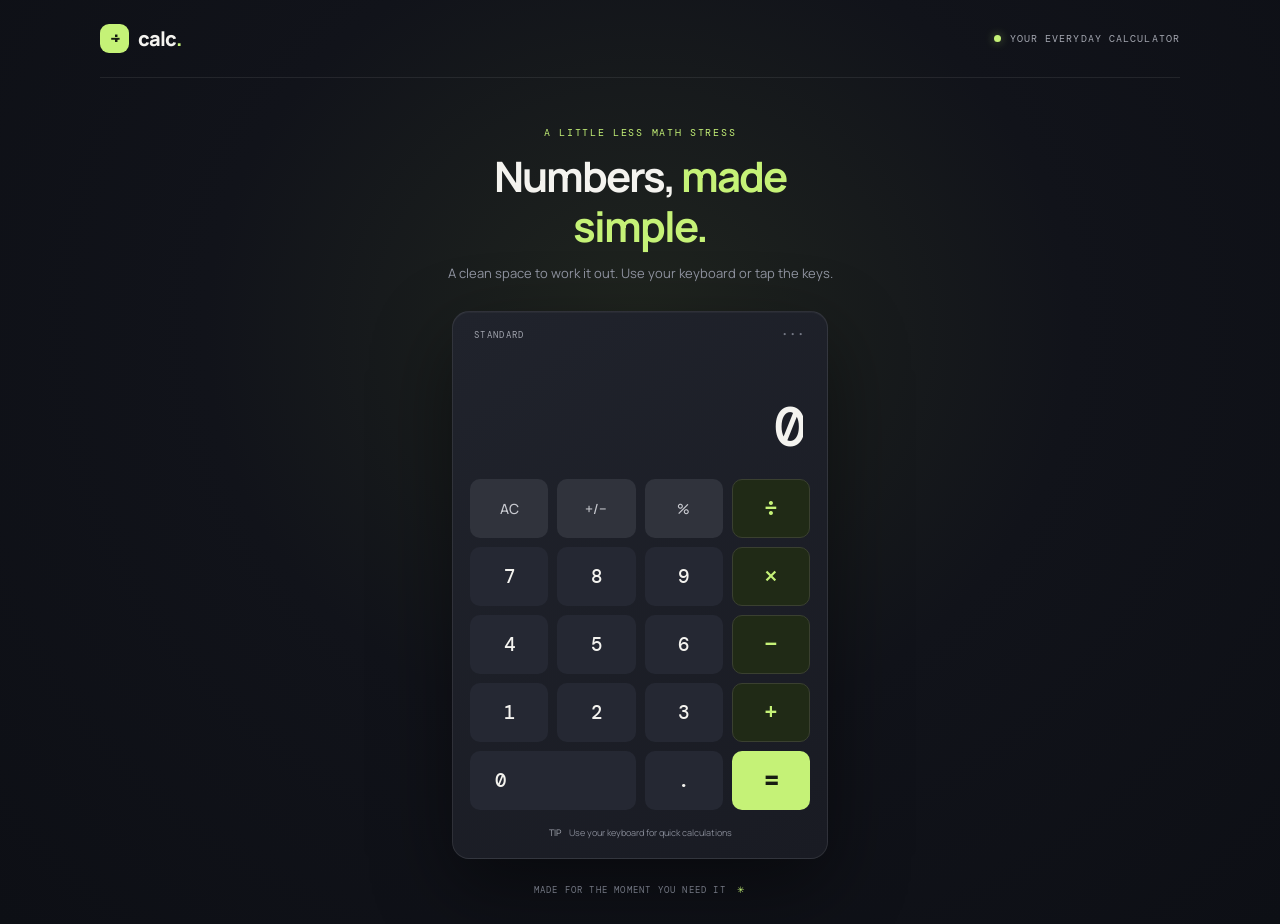
<file: index.html>
<!DOCTYPE html>
<html lang="en">
<head>
  <meta charset="UTF-8">
  <meta name="viewport" content="width=device-width, initial-scale=1.0">
  <meta name="theme-color" content="#11131a">
  <title>Calc — Simple Calculator</title>
  <link rel="preconnect" href="https://fonts.googleapis.com">
  <link rel="preconnect" href="https://fonts.gstatic.com" crossorigin>
  <link href="https://fonts.googleapis.com/css2?family=DM+Mono:wght@400;500&family=Manrope:wght@400;500;600;700;800&display=swap" rel="stylesheet">
  <link rel="stylesheet" href="styles.css">
  <script src="script.js" defer></script>
</head>
<body>
  <main class="page-shell">
    <header class="site-header">
      <a class="brand" href="#" aria-label="Calc home"><span class="brand-icon">÷</span> calc<span class="brand-period">.</span></a>
      <span class="header-note"><span class="status-dot"></span> YOUR EVERYDAY CALCULATOR</span>
    </header>

    <section class="calculator-section" aria-label="Calculator">
      <div class="intro">
        <p class="eyebrow">A LITTLE LESS MATH STRESS</p>
        <h1>Numbers, <span>made simple.</span></h1>
        <p class="intro-copy">A clean space to work it out. Use your keyboard or tap the keys.</p>
      </div>

      <div class="calculator" aria-label="Calculator keypad">
        <div class="calculator-top"><span>STANDARD</span><span class="top-dots" aria-hidden="true">•••</span></div>
        <div class="display" aria-live="polite" aria-atomic="true">
          <div class="display-expression" id="expression">&nbsp;</div>
          <div class="display-value" id="display">0</div>
        </div>
        <div class="keypad">
          <button class="key key-function" data-action="clear" aria-label="Clear">AC</button>
          <button class="key key-function" data-action="sign" aria-label="Change sign">+/−</button>
          <button class="key key-function" data-action="percent" aria-label="Percent">%</button>
          <button class="key key-operator" data-operator="÷" aria-label="Divide">÷</button>

          <button class="key" data-digit="7">7</button>
          <button class="key" data-digit="8">8</button>
          <button class="key" data-digit="9">9</button>
          <button class="key key-operator" data-operator="×" aria-label="Multiply">×</button>

          <button class="key" data-digit="4">4</button>
          <button class="key" data-digit="5">5</button>
          <button class="key" data-digit="6">6</button>
          <button class="key key-operator" data-operator="−" aria-label="Subtract">−</button>

          <button class="key" data-digit="1">1</button>
          <button class="key" data-digit="2">2</button>
          <button class="key" data-digit="3">3</button>
          <button class="key key-operator" data-operator="+" aria-label="Add">+</button>

          <button class="key key-zero" data-digit="0">0</button>
          <button class="key" data-action="decimal" aria-label="Decimal point">.</button>
          <button class="key key-equals" data-action="equals" aria-label="Equals">=</button>
        </div>
        <p class="keyboard-hint">TIP <span>Use your keyboard for quick calculations</span></p>
      </div>
      <p class="page-footnote">MADE FOR THE MOMENT YOU NEED IT <span>✳</span></p>
    </section>
  </main>
</body>
            </html>
</file>
<file: styles.css>
@import url('https://fonts.googleapis.com/css2?family=DM+Mono:wght@400;500&family=Manrope:wght@400;500;600;700;800&display=swap');

:root {
  color-scheme: dark;
  --bg: #11131a;
  --panel: #1b1e27;
  --key: #252833;
  --key-hover: #313541;
  --text: #f4f3ef;
  --muted: #9195a2;
  --line: rgba(255,255,255,.08);
  --accent: #c5f277;
  --accent-dark: #202a16;
  --mono: 'DM Mono', monospace;
  --sans: 'Manrope', Arial, sans-serif;
}

* { box-sizing: border-box; }
body {
  min-width: 320px;
  min-height: 100vh;
  margin: 0;
  color: var(--text);
  background: radial-gradient(ellipse at 50% 36%, #20251f 0, var(--bg) 48%, #0d0f15 100%);
  font-family: var(--sans);
  -webkit-font-smoothing: antialiased;
}
button { font: inherit; }
.page-shell { width: min(100% - 48px, 1080px); min-height: 100vh; margin: auto; }
.site-header { height: 78px; display: flex; align-items: center; justify-content: space-between; border-bottom: 1px solid var(--line); }
.brand { display: inline-flex; align-items: center; gap: 9px; color: var(--text); font-size: 20px; font-weight: 800; letter-spacing: -1px; text-decoration: none; }
.brand-icon { display: grid; width: 29px; height: 29px; place-items: center; border-radius: 9px; background: var(--accent); color: #171c12; font-size: 20px; font-weight: 700; }
.brand-period { margin-left: -9px; color: var(--accent); }
.header-note { display: flex; align-items: center; gap: 9px; color: #a4a7b1; font: 10px var(--mono); letter-spacing: 1.1px; }
.status-dot { width: 7px; height: 7px; border-radius: 50%; background: var(--accent); box-shadow: 0 0 10px #c5f27777; }
.calculator-section { min-height: calc(100vh - 78px); display: flex; flex-direction: column; align-items: center; justify-content: center; padding: 48px 0 28px; }
.intro { width: min(100%, 420px); margin: 0 auto 27px; text-align: center; }
.eyebrow { margin: 0 0 12px; color: var(--accent); font: 10px var(--mono); letter-spacing: 1.7px; }
h1 { margin: 0; font-size: clamp(30px, 5vw, 42px); font-weight: 700; letter-spacing: -2px; line-height: 1.2; }
h1 span { color: var(--accent); }
.intro-copy { margin: 10px 0 0; color: var(--muted); font-size: 13px; line-height: 1.7; }
.calculator { width: min(100%, 376px); padding: 17px; border: 1px solid rgba(255,255,255,.09); border-radius: 17px; background: linear-gradient(145deg, #20232c, #191b23); box-shadow: 0 28px 80px #0007, inset 0 1px 0 #ffffff09; }
.calculator-top { display: flex; justify-content: space-between; align-items: center; padding: 0 4px 13px; color: #a1a4ae; font: 9px var(--mono); letter-spacing: 1.3px; }
.top-dots { color: #767a86; letter-spacing: 3px; }
.display { min-height: 125px; display: flex; flex-direction: column; align-items: flex-end; justify-content: flex-end; overflow: hidden; padding: 14px 7px 19px; }
.display-expression { min-height: 20px; max-width: 100%; overflow: hidden; color: #9297a3; font: 12px var(--mono); text-overflow: ellipsis; white-space: nowrap; }
.display-value { width: 100%; overflow: hidden; color: var(--text); font: 500 clamp(42px, 11vw, 54px)/1.18 var(--mono); letter-spacing: -3px; text-align: right; text-overflow: ellipsis; white-space: nowrap; }
.keypad { display: grid; grid-template-columns: repeat(4, 1fr); gap: 9px; }
.key { min-width: 0; height: 59px; border: 1px solid transparent; border-radius: 10px; background: var(--key); color: var(--text); cursor: pointer; font: 500 19px var(--mono); transition: background .15s, transform .15s, border-color .15s; -webkit-tap-highlight-color: transparent; }
.key:hover { background: var(--key-hover); }
.key:active { transform: scale(.96); }
.key:focus-visible { outline: 2px solid var(--accent); outline-offset: 2px; }
.key-function { background: #30333c; color: #c8cad0; font: 500 14px var(--sans); }
.key-function:hover { background: #3a3d47; }
.key-operator { border-color: #3a4030; background: var(--accent-dark); color: var(--accent); font-size: 23px; }
.key-operator:hover { background: #2d3b20; }
.key-operator.is-selected { border-color: var(--accent); background: #303b24; }
.key-zero { grid-column: span 2; text-align: left; padding-left: 24px; }
.key-equals { background: var(--accent); color: #171c12; font-size: 24px; font-weight: 700; }
.key-equals:hover { background: #d6ff97; }
.keyboard-hint { display: flex; justify-content: center; gap: 8px; margin: 16px 0 2px; color: #a8acb5; font-size: 9px; }
.keyboard-hint::first-letter { color: var(--accent); }
.keyboard-hint span { color: #858995; }
.page-footnote { margin: 25px 0 0; color: #737783; font: 9px var(--mono); letter-spacing: 1.2px; }
.page-footnote span { padding-left: 5px; color: var(--accent); }
@media (max-width: 480px) {
  .page-shell { width: min(100% - 32px, 376px); }
  .site-header { height: 66px; }
  .header-note { font-size: 8px; letter-spacing: .6px; }
  .calculator-section { min-height: calc(100vh - 66px); padding: 34px 0 22px; }
  .intro { margin-bottom: 22px; }
  .intro-copy { font-size: 12px; }
  .calculator { padding: 14px; border-radius: 15px; }
  .display { min-height: 111px; }
  .keypad { gap: 8px; }
  .key { height: 58px; }
  .keyboard-hint { font-size: 8px; }
}
@media (prefers-reduced-motion: reduce) {
  *, *::before, *::after { scroll-behavior: auto !important; transition-duration: .01ms !important; }
             }
</file>
